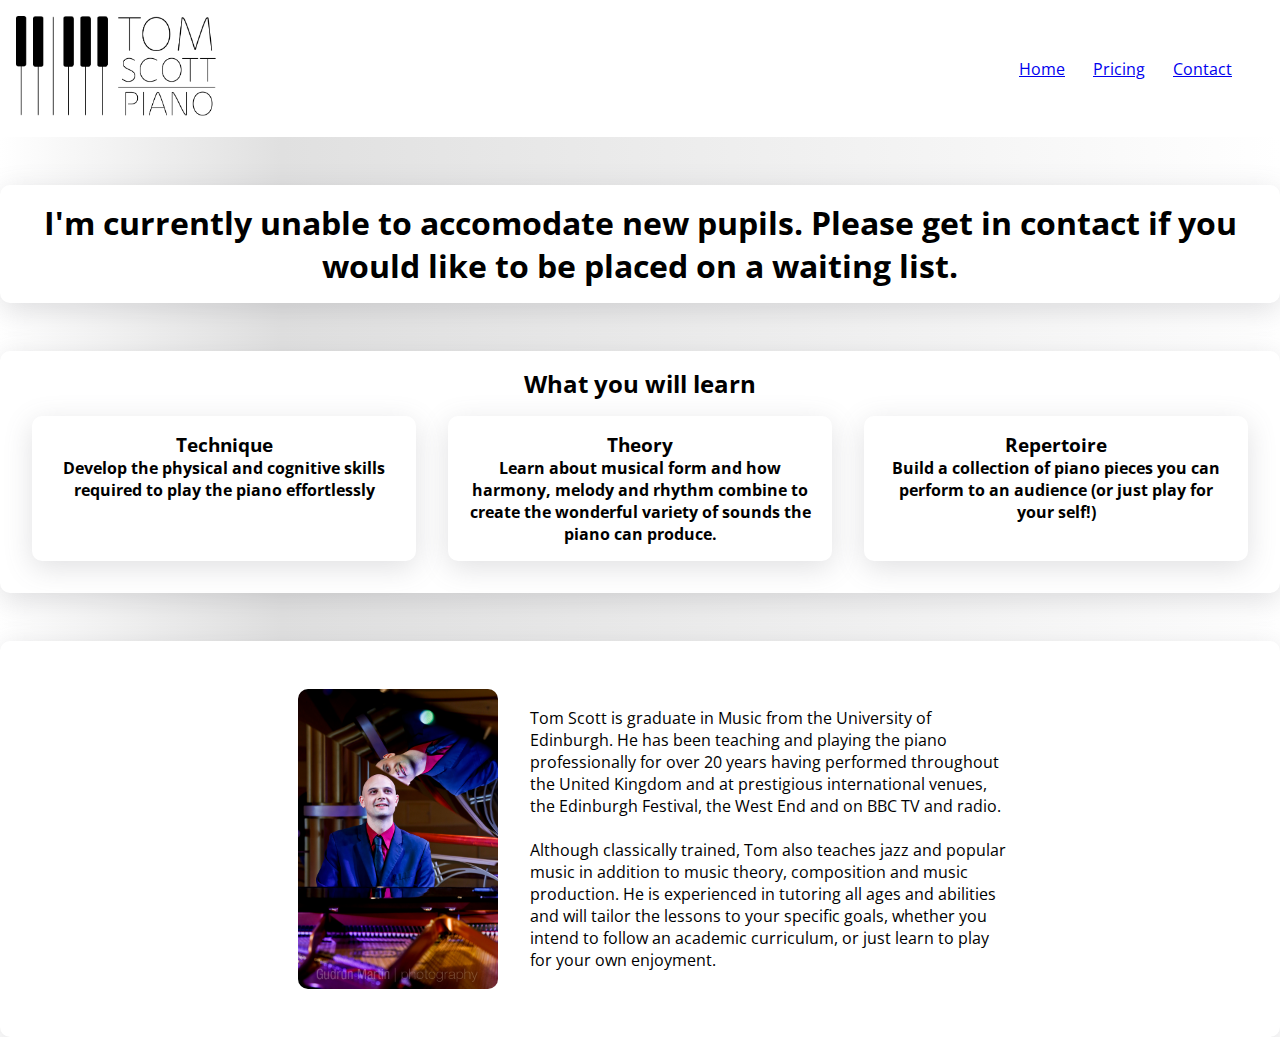
<file: index.html>
<!DOCTYPE html>
<html lang="en">
<head>
  <meta charset="UTF-8">
  <meta http-equiv="X-UA-Compatible" content="IE=edge">
  <meta name="viewport" content="width=device-width, initial-scale=1.0">
  <meta name="keywords" content="piano, tuition, teaching, lessons, music, composition, production, keyboard">
  <meta name="description" content="Tom Scott piano, music theory and composition lessons">
  <title>Tom Scott Piano - Home</title>
  <link rel="stylesheet" href="style.css">
  <link rel="preconnect" href="https://fonts.googleapis.com">
  <link rel="preconnect" href="https://fonts.gstatic.com" crossorigin>
  <link href="https://fonts.googleapis.com/css2?family=Open+Sans:ital@0;1&display=swap" rel="stylesheet"> 
</head>

<body>
  <div class="container">
    <div class="header">
      <nav>
        <a href="index.html"><img class="logo" src="assets/logotrans.png"></a>
        <ul>
          <li><a href="index.html">Home</a></li>
          <li><a href="pricing.html">Pricing</a></li>
          <li><a href="contact.html">Contact</a></li>
        </ul>
      </nav>
    </div>
  <div class="mainContent"></div>
    <div class="block card">
      <h1>I'm currently unable to accomodate new pupils. Please get in contact if you would like to be placed on a waiting list.</h1>
    </div>
    <div class="block card">
      <h2>What you will learn</h2>
      <div class = card_container>    
        <div class="card point">
          <h3>Technique</h3>
          <h4>Develop the physical and cognitive skills required to play the piano effortlessly </h4>
        </div>
        <div class="card point">
          <h3>Theory </h3>
          <h4>Learn about musical form and how harmony, melody and rhythm combine to create the wonderful variety of sounds the piano can produce.</h4>
        </div>
        <div class="card point">
          <h3>Repertoire</h3>
          <h4>Build a collection of piano pieces you can perform to an audience (or just play for your self!)</h4>
        </div>
      </div>
    </div>
    <div class="block card col">
      <div id="bio">
        <img class="portrait" src="assets/piano reflect.jpg">
        <p style="text-align: left;">Tom Scott is graduate in Music from the University of Edinburgh. He has been teaching and playing the piano professionally for over 20 years having performed throughout the United Kingdom and at prestigious international venues, the Edinburgh Festival, the West End and on BBC TV and radio.
        <br><br>Although classically trained, Tom also teaches jazz and popular music in addition to music theory, composition and music production. He is experienced in tutoring all ages and abilities and will tailor the lessons to your specific goals, whether you intend to follow an academic curriculum, or just learn to play for your own enjoyment.
        </p>
      </div>

      
    </div>
  </div>
    
  </div>
  

</body>
</html>
</file>
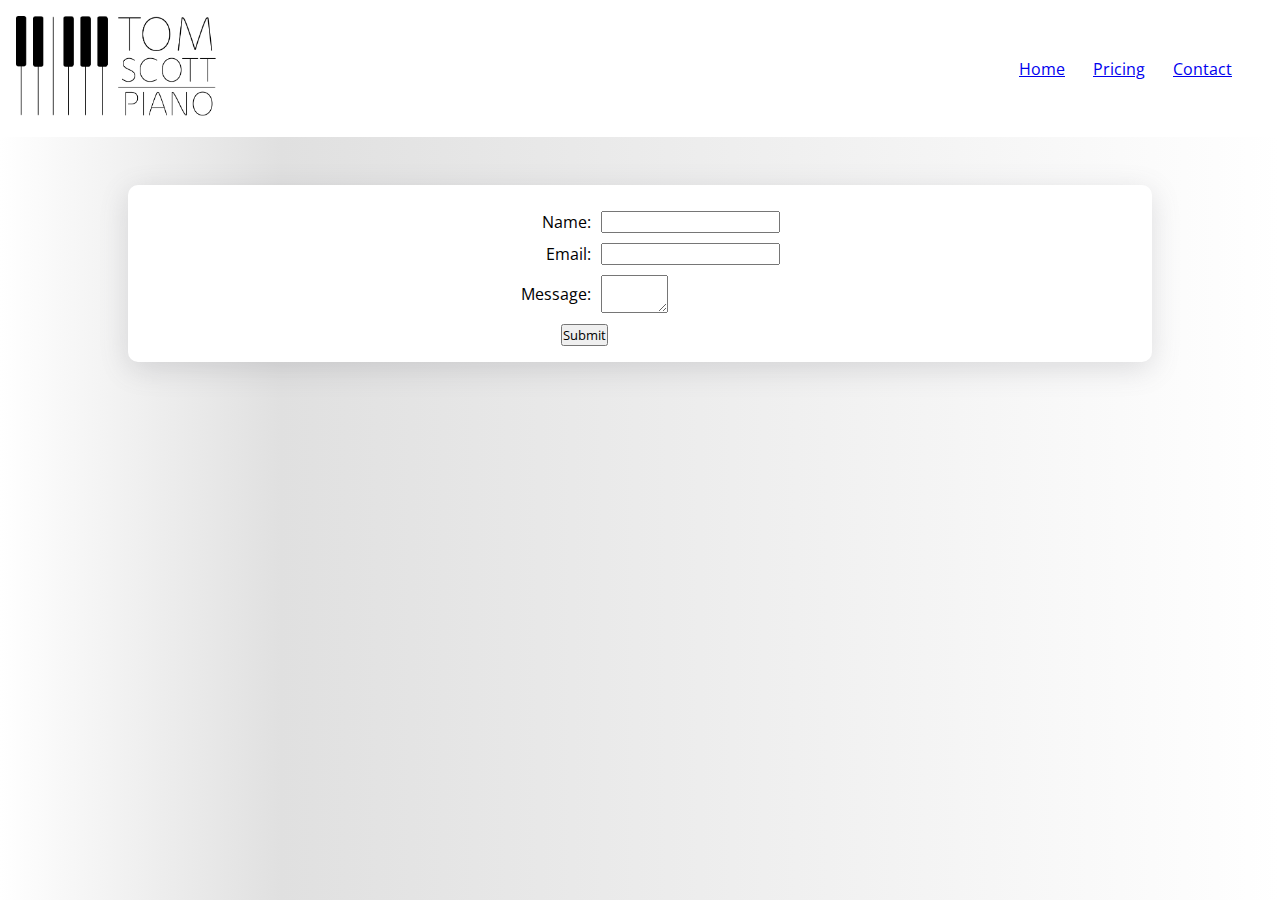
<file: contact.html>
<!DOCTYPE html>
<html lang="en">
<head>
  <meta charset="UTF-8">
  <meta http-equiv="X-UA-Compatible" content="IE=edge">
  <meta name="viewport" content="width=device-width, initial-scale=1.0">
  <title>Tom Scott Piano - Contact</title>
  <link rel="stylesheet" href="style.css">
  <link rel="preconnect" href="https://fonts.googleapis.com">
  <link rel="preconnect" href="https://fonts.gstatic.com" crossorigin>
  <link href="https://fonts.googleapis.com/css2?family=Open+Sans:ital@0;1&display=swap" rel="stylesheet"> 
</head>

<body>
  <div class="container">
    <div class="header">
      <nav>
        <a href="index.html"><img class="logo" src="assets/logotrans.png"></a>
        <ul>
          <li><a href="index.html">Home</a></li>
          <li><a href="pricing.html">Pricing</a></li>
          <li><a href="contact.html">Contact</a></li>
        </ul>
      </nav>
    </div>
    <div class="mainContent">
      <div class="block card col">
        <form>
          <div class="row formfield">
            <label for="name">Name:</label>
            <input name="name" type="text"/>
          </div>
          <div class="row formfield">
            <label for="email">Email:</label>
            <input name="email" type="email"/>
          </div>
          <div class="row formfield">
            <label for="name">Message:</label>
            <textarea name="message"></textarea>
          </div>
          <div class="formfield">
            <input type="submit"/>
          </div>
          <div>
            <p id="result-text"></p>
          </div>
        </form> 
      </div>
    </div>  
  </div>
</body>
</html>

<script>

  const form = document.querySelector("form");
  form.addEventListener("submit", (event) => {
    // prevent the form submit from refreshing the page
    event.preventDefault();
  
    const { name, email, message } = event.target;
  
    // Use your API endpoint URL you copied from the previous step
    const endpoint =
      "https://rdey2uwk77.execute-api.eu-west-2.amazonaws.com/cors/sendContactEmail";
    // We use JSON.stringify here so the data can be sent as a string via HTTP
    const body = JSON.stringify({
      senderName: name.value,
      senderEmail: email.value,
      message: message.value
    });
    const requestOptions = {
      method: "POST",
      body
    };
  
    fetch(endpoint, requestOptions)
      .then((response) => {
        if (!response.ok) throw new Error("Error in fetch");
        return response.json();
      })
      .then((response) => {
        document.getElementById("result-text").innerText =
          "Email sent successfully!";
      })
      .catch((error) => {
        document.getElementById("result-text").innerText =
          "An unkown error occured.";
      });
  });
    
  </script>
</file>
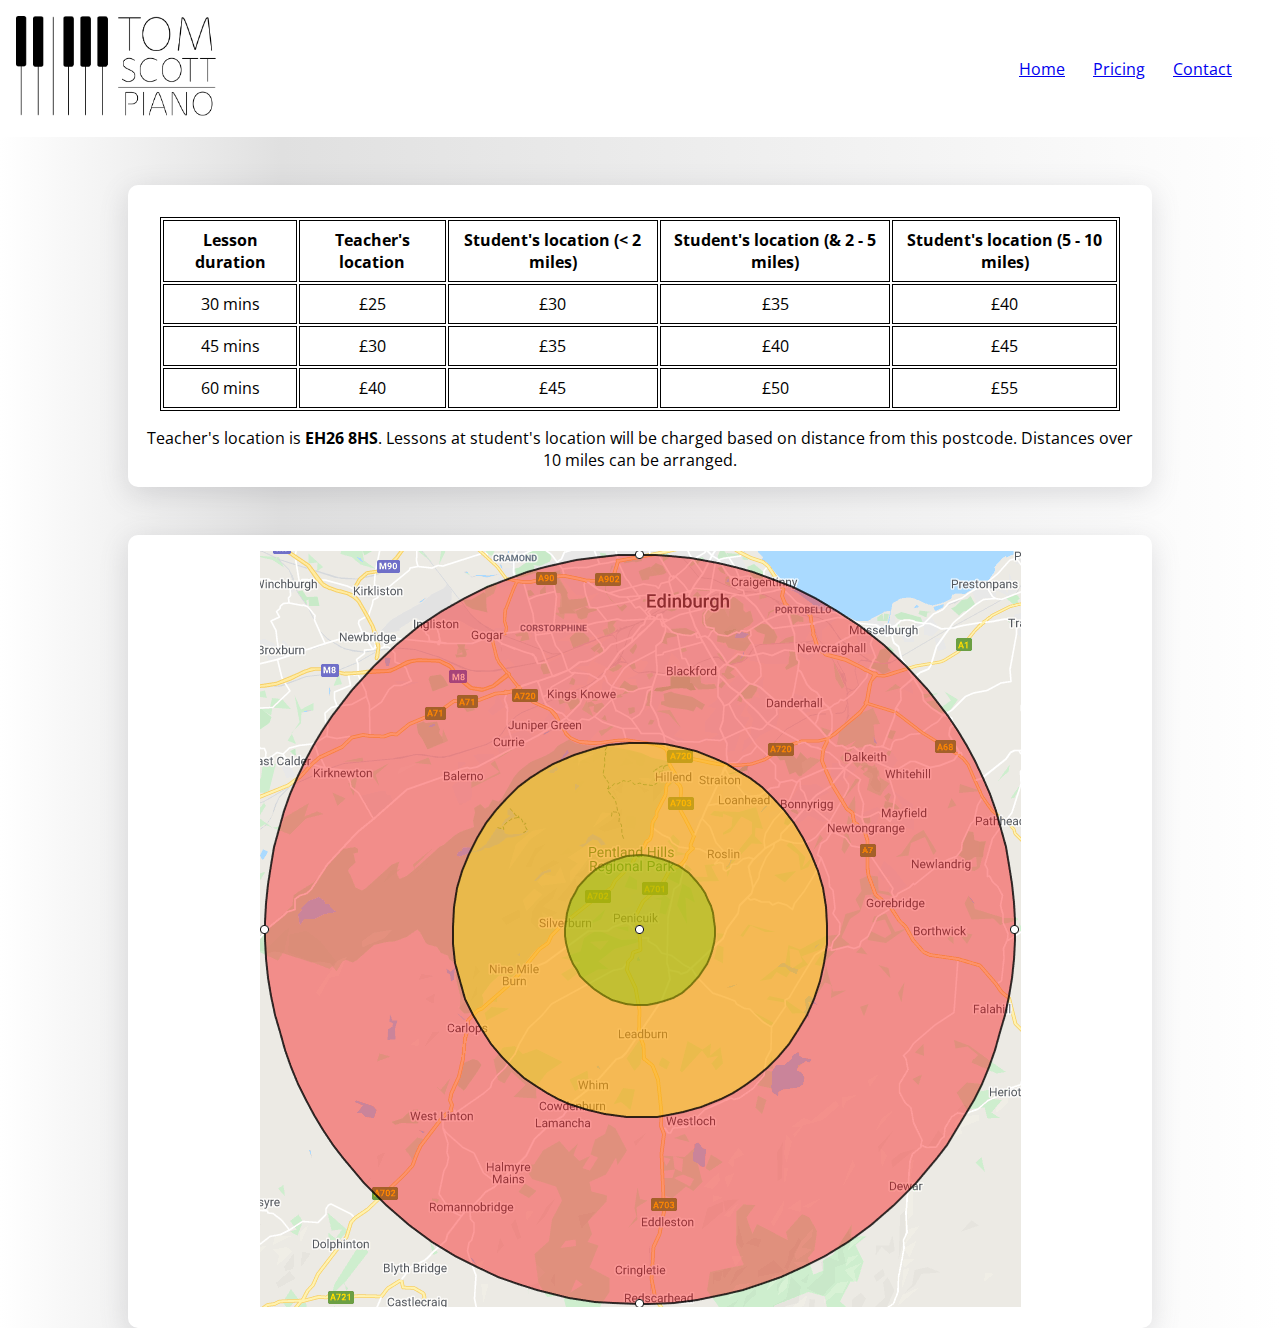
<file: pricing.html>
<!DOCTYPE html>
<html lang="en">
<head>
  <meta charset="UTF-8">
  <meta http-equiv="X-UA-Compatible" content="IE=edge">
  <meta name="viewport" content="width=device-width, initial-scale=1.0">
  <title>Tom Scott Piano - Pricing</title>
  <link rel="stylesheet" href="style.css">
  <link rel="preconnect" href="https://fonts.googleapis.com">
  <link rel="preconnect" href="https://fonts.gstatic.com" crossorigin>
  <link href="https://fonts.googleapis.com/css2?family=Open+Sans:ital@0;1&display=swap" rel="stylesheet"> 
</head>

<body>
  <div class="container">
    <div class="header">
      <nav>
        <a href="index.html"><img class="logo" src="assets/logotrans.png"></a>
        <ul>
          <li><a href="index.html">Home</a></li>
          <li><a href="pricing.html">Pricing</a></li>
          <li><a href="contact.html">Contact</a></li>
        </ul>
      </nav>
    </div>
    <div class="mainContent">
      <div class="block card col">
        <table class="table">
          <tr>
            <th>Lesson duration</th>
            <th>Teacher's location</th>
            <th>Student's location (&lt 2 miles)</th>
            <th>Student's location (& 2 - 5 miles)</th>
            <th>Student's location (5 - 10 miles)</th>
          </tr>
          <tr>
            <td>30 mins</td>
            <td>£25</td>
            <td>£30</td>
            <td>£35</td>
            <td>£40</td>
          </tr>
          <tr>
            <td>45 mins</td>
            <td>£30</td>
            <td>£35</td>
            <td>£40</td>
            <td>£45</td>
          </tr>
          <tr>
            <td>60 mins</td>
            <td>£40</td>
            <td>£45</td>
            <td>£50</td>
            <td>£55</td>
          </tr>
        </table>
        <p>
          Teacher's location is <b>EH26 8HS</b>. Lessons at student's location will be charged based on distance from this postcode. Distances over 10 miles can be arranged.
        </p>
      </div>
      <div class="block card mw">
        <img style="max-width:100%;" src="assets/rangemap.png">
      </div>
    </div>  
  </div>
</body>
</html>
</file>
<file: style.css>
* {
  box-sizing: border-box;
  margin: 0;
  padding: 0;
  font-family: 'Open Sans', Verdana, Geneva, Tahoma, sans-serif;
}

body {
  background: rgb(255,255,255);
  background: linear-gradient(90deg, rgba(255,255,255,1) 0%, rgba(224,224,224,1) 22%, rgba(255,255,255,1) 100%);
}

table {
  margin: 1rem;
}

table, th, td {
  border: 1px solid black;
}

th, td {
  padding: 0.5rem;
}

#bio {
  display: flex;
  flex-direction: row;
  width: 60%;
  align-items: center;
}

label {
  min-width: 100px;
  padding-right: 10px;
  text-align: right;
}

.formfield {
  padding-top: 10px;
}

.container {
  width: 100vw;
  display: flex;
  flex-direction: column;
  align-items: center;
}

.card_container{
  width: 100%;
  display: flex;
  align-items: top;
  justify-content: center;
}

.block{
  margin-top: 3rem;
}

.card {
  width: 100%;
  padding: 1rem;
  background: rgb(255,255,255);
  box-shadow: rgba(100, 100, 111, 0.2) 0px 7px 29px 0px;
  border-radius: 10px;
  text-align: center;
}

.row {
  display: flex;
  flex-direction: row;
  align-items: center;
}

.col {
  display: flex;
  flex-direction: column;
  align-items: center;
}

.w80 {
  width: 80%
}

.w60 {
  width: 60%;
}

.header {
  width: 100%;
  display: flex;
  align-items: row;
  background: rgb(255,255,255);
}

.mainContent {
  display: flex;
  flex-direction: column;
  align-items: center;
  justify-content: center;
  width: 80%;
}

nav {
  width: 100%;
  display: flex;
  align-items: center;
  padding: 1rem;
}

nav ul {
  padding-right: 2rem;
  flex: 1;
  text-align: right;
}

nav ul li{
  list-style: none;
  display: inline-block;
  margin-left: 1.5rem;
}

.formfield {
  width: 60%
}

.logo {
  width: 200px;
}

.point {
  text-align: center;
  margin: 1rem;
}

.portrait {
  margin: 2rem;
  width: 200px;
  border-radius: 10px;
}

.quote {
  font-style: italic;
}


@media screen and (max-width:600px){
  .card_container{
    display: flex;
    flex-direction: column;
  }

  .portrait{
    float: left;
    margin: 0.5rem;
    width: 100px;
  }

  .mainContent {
    width: 95%;
  }

  .point {
    margin: 0;
    margin-top: 1rem;
  }

  .table {
    font-size: 8pt;
  }

  #bio{
    display: inline;
    width: auto;
    flex-direction: column;
  }




}
</file>
